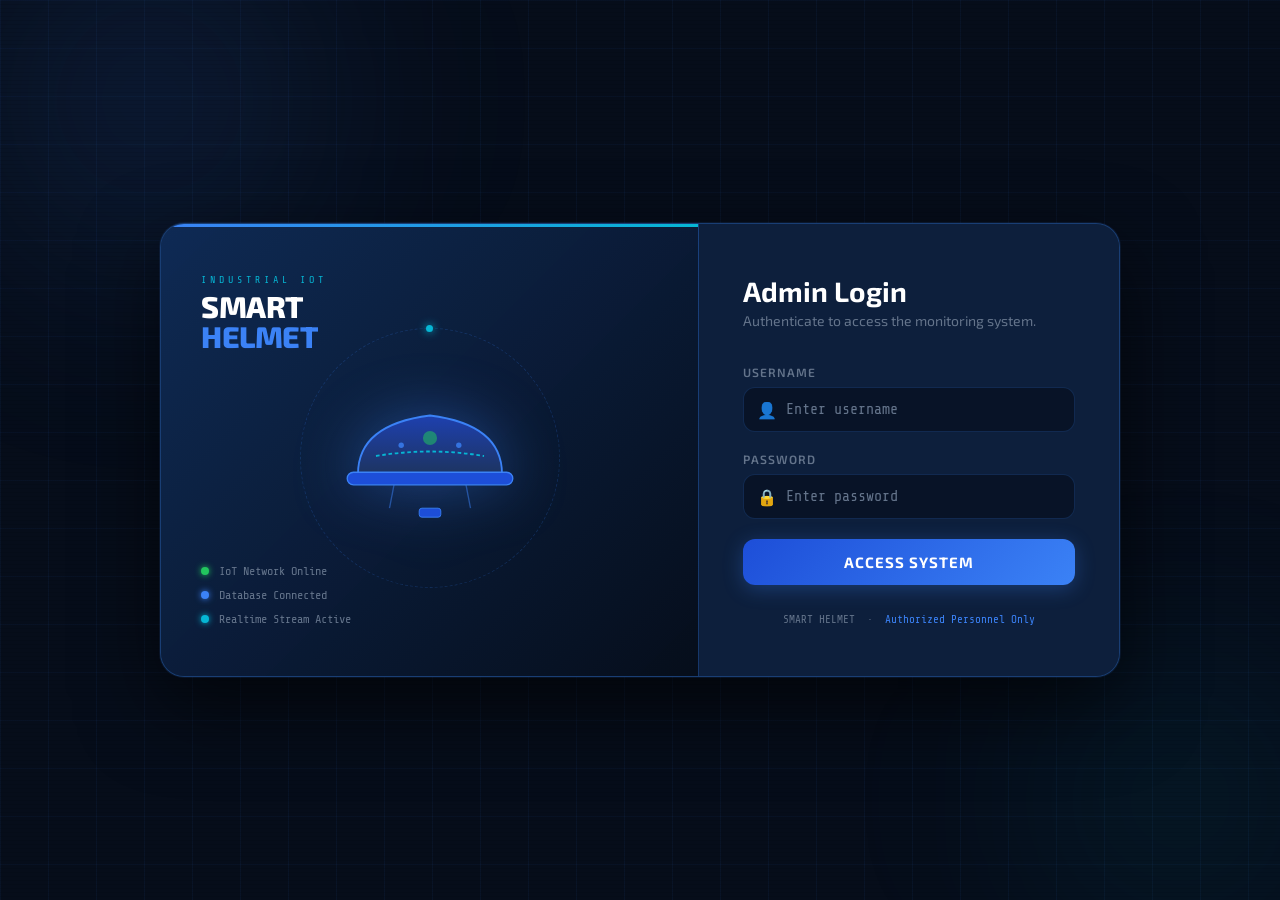
<file: login.html>
<!DOCTYPE html>
<html lang="en">
<head>
    <meta charset="UTF-8">
    <meta name="viewport" content="width=device-width, initial-scale=1.0">
    <title>Smart Helmet System — Login</title>
    <style>
        @import url('https://fonts.googleapis.com/css2?family=Share+Tech+Mono&family=Exo+2:wght@300;400;600;700;800&display=swap');

        *, *::before, *::after {
            margin: 0; padding: 0; box-sizing: border-box;
        }

        :root {
            --blue:    #3b82f6;
            --blue-dim: #1d4ed8;
            --cyan:    #06b6d4;
            --red:     #ef4444;
            --green:   #22c55e;
            --bg:      #060d1a;
            --surface: #0d1f3c;
            --card:    #0f2748;
            --border:  rgba(59,130,246,0.25);
            --text:    #e2e8f0;
            --muted:   #64748b;
            --mono:    'Share Tech Mono', monospace;
            --sans:    'Exo 2', sans-serif;
        }

        html, body {
            height: 100%;
            background: var(--bg);
            color: var(--text);
            font-family: var(--sans);
            overflow: hidden;
        }

        /* ─── ANIMATED GRID BG ─── */
        .bg-grid {
            position: fixed; inset: 0; z-index: 0;
            background-image:
                linear-gradient(rgba(59,130,246,0.06) 1px, transparent 1px),
                linear-gradient(90deg, rgba(59,130,246,0.06) 1px, transparent 1px);
            background-size: 48px 48px;
            animation: gridShift 20s linear infinite;
        }
        @keyframes gridShift {
            from { background-position: 0 0; }
            to   { background-position: 48px 48px; }
        }

        /* ─── GLOW BLOBS ─── */
        .blob {
            position: fixed; border-radius: 50%;
            filter: blur(100px); pointer-events: none; z-index: 0;
        }
        .blob-1 {
            width: 500px; height: 500px;
            background: radial-gradient(circle, rgba(59,130,246,0.18) 0%, transparent 70%);
            top: -150px; left: -100px;
            animation: floatBlob 10s ease-in-out infinite alternate;
        }
        .blob-2 {
            width: 400px; height: 400px;
            background: radial-gradient(circle, rgba(6,182,212,0.12) 0%, transparent 70%);
            bottom: -100px; right: -100px;
            animation: floatBlob 13s ease-in-out infinite alternate-reverse;
        }
        @keyframes floatBlob {
            from { transform: translate(0, 0); }
            to   { transform: translate(40px, 30px); }
        }

        /* ─── SCAN LINE OVERLAY ─── */
        .scan-overlay {
            position: fixed; inset: 0; z-index: 1; pointer-events: none;
            background: repeating-linear-gradient(
                0deg,
                transparent,
                transparent 3px,
                rgba(0,0,0,0.06) 3px,
                rgba(0,0,0,0.06) 4px
            );
        }

        /* ─── MAIN LAYOUT ─── */
        .page {
            position: relative; z-index: 2;
            min-height: 100vh;
            display: flex; align-items: center; justify-content: center;
            padding: 20px;
        }

        .login-wrapper {
            display: flex;
            width: 100%; max-width: 960px;
            background: var(--card);
            border: 1px solid var(--border);
            border-radius: 24px;
            overflow: hidden;
            box-shadow:
                0 0 0 1px rgba(59,130,246,0.1),
                0 30px 80px rgba(0,0,0,0.6),
                inset 0 1px 0 rgba(255,255,255,0.04);
        }

        /* ─── LEFT PANEL ─── */
        .left-panel {
            flex: 1;
            background:
                linear-gradient(135deg, rgba(14,42,85,0.95), rgba(6,13,26,0.98));
            padding: 50px 40px;
            display: flex; flex-direction: column;
            justify-content: space-between;
            border-right: 1px solid var(--border);
            position: relative;
            overflow: hidden;
        }

        .left-panel::before {
            content: '';
            position: absolute;
            top: 0; left: 0; right: 0;
            height: 3px;
            background: linear-gradient(90deg, var(--blue), var(--cyan), var(--blue));
            background-size: 200% 100%;
            animation: shimmer 3s linear infinite;
        }
        @keyframes shimmer {
            0%   { background-position: -200% 0; }
            100% { background-position: 200% 0; }
        }

        .brand {
            display: flex; flex-direction: column; gap: 6px;
        }
        .brand-label {
            font-family: var(--mono);
            font-size: 10px;
            letter-spacing: 4px;
            color: var(--cyan);
            text-transform: uppercase;
        }
        .brand-name {
            font-size: 30px;
            font-weight: 800;
            color: white;
            letter-spacing: -0.5px;
            line-height: 1;
        }
        .brand-name span { color: var(--blue); }

        /* Helmet SVG illustration */
        .helmet-art {
            flex: 1;
            display: flex; align-items: center; justify-content: center;
            padding: 20px 0;
        }
        .helmet-svg-wrap {
            position: relative;
        }
        .helmet-svg-wrap svg {
            width: 180px; height: auto;
            filter: drop-shadow(0 0 30px rgba(59,130,246,0.4));
            animation: helmetFloat 4s ease-in-out infinite;
        }
        @keyframes helmetFloat {
            0%, 100% { transform: translateY(0); }
            50%       { transform: translateY(-10px); }
        }

        /* Orbit ring */
        .orbit-ring {
            position: absolute;
            top: 50%; left: 50%;
            width: 260px; height: 260px;
            border: 1px dashed rgba(59,130,246,0.2);
            border-radius: 50%;
            transform: translate(-50%, -50%);
            animation: spinRing 18s linear infinite;
        }
        .orbit-dot {
            position: absolute;
            width: 7px; height: 7px;
            background: var(--cyan);
            border-radius: 50%;
            top: -3.5px; left: 50%;
            margin-left: -3.5px;
            box-shadow: 0 0 8px var(--cyan);
        }
        @keyframes spinRing {
            from { transform: translate(-50%, -50%) rotate(0deg); }
            to   { transform: translate(-50%, -50%) rotate(360deg); }
        }

        /* Status indicators bottom-left */
        .sys-status {
            display: flex; flex-direction: column; gap: 10px;
        }
        .sys-row {
            display: flex; align-items: center; gap: 10px;
            font-family: var(--mono); font-size: 12px; color: var(--muted);
        }
        .sys-dot {
            width: 8px; height: 8px; border-radius: 50%;
            background: var(--green);
            box-shadow: 0 0 6px var(--green);
            animation: pulse 2s ease-in-out infinite;
        }
        .sys-dot.blue { background: var(--blue); box-shadow: 0 0 6px var(--blue); }
        .sys-dot.cyan { background: var(--cyan); box-shadow: 0 0 6px var(--cyan); }
        @keyframes pulse {
            0%, 100% { opacity: 1; }
            50%       { opacity: 0.3; }
        }

        /* ─── RIGHT PANEL (LOGIN FORM) ─── */
        .right-panel {
            width: 420px;
            padding: 50px 44px;
            display: flex; flex-direction: column; justify-content: center;
            background: var(--surface);
        }

        .form-eyebrow {
            font-family: var(--mono);
            font-size: 10px;
            letter-spacing: 4px;
            color: var(--blue);
            text-transform: uppercase;
            margin-bottom: 10px;
        }
        .form-title {
            font-size: 28px;
            font-weight: 700;
            color: white;
            margin-bottom: 4px;
        }
        .form-sub {
            font-size: 14px;
            color: var(--muted);
            margin-bottom: 36px;
        }

        /* ─── FORM FIELDS ─── */
        .field {
            margin-bottom: 20px;
        }
        .field label {
            display: block;
            font-size: 12px;
            font-weight: 600;
            letter-spacing: 1px;
            text-transform: uppercase;
            color: var(--muted);
            margin-bottom: 8px;
        }
        .input-wrap {
            position: relative;
        }
        .input-wrap .icon {
            position: absolute; left: 14px; top: 50%; transform: translateY(-50%);
            color: var(--muted); font-size: 16px; pointer-events: none;
        }
        .input-wrap input {
            width: 100%;
            padding: 13px 14px 13px 42px;
            background: rgba(6,13,26,0.6);
            border: 1px solid rgba(59,130,246,0.2);
            border-radius: 12px;
            color: white;
            font-family: var(--mono);
            font-size: 15px;
            outline: none;
            transition: border-color 0.25s, box-shadow 0.25s;
        }
        .input-wrap input:focus {
            border-color: var(--blue);
            box-shadow: 0 0 0 3px rgba(59,130,246,0.12);
        }
        .input-wrap input::placeholder { color: var(--muted); }

        /* ─── ERROR ALERT ─── */
        #error_msg {
            display: none;
            padding: 12px 16px;
            background: rgba(239,68,68,0.1);
            border: 1px solid rgba(239,68,68,0.4);
            border-radius: 10px;
            color: var(--red);
            font-size: 13px;
            margin-bottom: 20px;
            font-family: var(--mono);
        }
        #error_msg.show { display: flex; align-items: center; gap: 8px; }

        /* ─── LOGIN BUTTON ─── */
        .btn-login {
            width: 100%;
            padding: 14px;
            background: linear-gradient(135deg, var(--blue-dim), var(--blue));
            border: none;
            border-radius: 12px;
            color: white;
            font-family: var(--sans);
            font-size: 15px;
            font-weight: 700;
            letter-spacing: 1px;
            cursor: pointer;
            position: relative;
            overflow: hidden;
            transition: transform 0.15s, box-shadow 0.25s;
            box-shadow: 0 4px 20px rgba(59,130,246,0.3);
        }
        .btn-login:hover {
            transform: translateY(-2px);
            box-shadow: 0 8px 30px rgba(59,130,246,0.45);
        }
        .btn-login:active { transform: translateY(0); }
        .btn-login::after {
            content: '';
            position: absolute;
            inset: 0;
            background: linear-gradient(90deg, transparent, rgba(255,255,255,0.08), transparent);
            transform: translateX(-100%);
            transition: transform 0.5s;
        }
        .btn-login:hover::after { transform: translateX(100%); }

        /* ─── FOOTER ─── */
        .form-footer {
            margin-top: 28px;
            text-align: center;
            font-family: var(--mono);
            font-size: 11px;
            color: var(--muted);
        }
        .form-footer span { color: var(--blue); }

        /* ─── RESPONSIVE ─── */
        @media (max-width: 700px) {
            .login-wrapper { flex-direction: column; border-radius: 16px; }
            .left-panel { display: none; }
            .right-panel { width: 100%; padding: 40px 28px; }
        }
    </style>
</head>
<body>

<div class="bg-grid"></div>
<div class="blob blob-1"></div>
<div class="blob blob-2"></div>
<div class="scan-overlay"></div>

<div class="page">
    <div class="login-wrapper">

        <!-- LEFT PANEL -->
        <div class="left-panel">
            <div class="brand">
                <span class="brand-label">Industrial IoT</span>
                <div class="brand-name">SMART<br><span>HELMET</span></div>
            </div>

            <div class="helmet-art">
                <div class="helmet-svg-wrap">
                    <div class="orbit-ring"><div class="orbit-dot"></div></div>
                    <!-- Hard hat SVG -->
                    <svg viewBox="0 0 200 180" fill="none" xmlns="http://www.w3.org/2000/svg">
                        <!-- Helmet shell -->
                        <path d="M20 110 Q20 55 100 45 Q180 55 180 110 Z"
                              fill="url(#helmGrad)" stroke="#3b82f6" stroke-width="2"/>
                        <!-- Brim -->
                        <rect x="8" y="108" width="184" height="14" rx="7"
                              fill="#1d4ed8" stroke="#3b82f6" stroke-width="1.5"/>
                        <!-- Visor band -->
                        <path d="M40 90 Q100 80 160 90" stroke="#06b6d4" stroke-width="2" stroke-dasharray="4 3" fill="none"/>
                        <!-- LED indicator -->
                        <circle cx="100" cy="70" r="6" fill="#22c55e">
                            <animate attributeName="r" values="6;8;6" dur="2s" repeatCount="indefinite"/>
                            <animate attributeName="opacity" values="1;0.5;1" dur="2s" repeatCount="indefinite"/>
                        </circle>
                        <!-- Sensor dots -->
                        <circle cx="68" cy="78" r="3" fill="#3b82f6" opacity="0.8"/>
                        <circle cx="132" cy="78" r="3" fill="#3b82f6" opacity="0.8"/>
                        <!-- Strap lines -->
                        <line x1="60" y1="122" x2="55" y2="148" stroke="#3b82f6" stroke-width="1.5" opacity="0.5"/>
                        <line x1="140" y1="122" x2="145" y2="148" stroke="#3b82f6" stroke-width="1.5" opacity="0.5"/>
                        <!-- Buckle -->
                        <rect x="88" y="148" width="24" height="10" rx="3" fill="#1d4ed8" stroke="#3b82f6" stroke-width="1"/>
                        <defs>
                            <linearGradient id="helmGrad" x1="0" y1="0" x2="0" y2="1">
                                <stop offset="0%" stop-color="#1e40af"/>
                                <stop offset="100%" stop-color="#1d3461"/>
                            </linearGradient>
                        </defs>
                    </svg>
                </div>
            </div>

            <div class="sys-status">
                <div class="sys-row"><div class="sys-dot"></div>IoT Network Online</div>
                <div class="sys-row"><div class="sys-dot blue"></div>Database Connected</div>
                <div class="sys-row"><div class="sys-dot cyan"></div>Realtime Stream Active</div>
            </div>
        </div>

        <!-- RIGHT PANEL -->
        <div class="right-panel">
            <h1 class="form-title">Admin Login</h1>
            <p class="form-sub">Authenticate to access the monitoring system.</p>

            <div id="error_msg">
                <span>⛔</span> Invalid credentials. Access denied.
            </div>

            <div class="field">
                <label>Username</label>
                <div class="input-wrap">
                    <span class="icon">👤</span>
                    <input type="text" id="inp_user" placeholder="Enter username" autocomplete="username"/>
                </div>
            </div>

            <div class="field">
                <label>Password</label>
                <div class="input-wrap">
                    <span class="icon">🔒</span>
                    <input type="password" id="inp_pass" placeholder="Enter password" autocomplete="current-password"/>
                </div>
            </div>

            <button class="btn-login" onclick="doLogin()">ACCESS SYSTEM</button>

            <div class="form-footer">
                SMART HELMET &nbsp;·&nbsp; <span>Authorized Personnel Only</span>
            </div>
        </div>
    </div>
</div>

<script>
    // Jika sudah login, redirect langsung ke dashboard
    if (sessionStorage.getItem("sh_auth") === "true") {
        window.location.replace("index.html");
    }

    // Enter key support
    document.getElementById("inp_pass").addEventListener("keydown", function(e) {
        if (e.key === "Enter") doLogin();
    });
    document.getElementById("inp_user").addEventListener("keydown", function(e) {
        if (e.key === "Enter") doLogin();
    });

    function doLogin() {
        const user = document.getElementById("inp_user").value.trim();
        const pass = document.getElementById("inp_pass").value;
        const err  = document.getElementById("error_msg");

        if (user === "admin" && pass === "admin123") {
            sessionStorage.setItem("sh_auth", "true");
            sessionStorage.setItem("sh_user", "admin");
            window.location.replace("index.html");
        } else {
            err.classList.add("show");
            document.getElementById("inp_pass").value = "";
            // Shake animation on form
            const card = document.querySelector(".right-panel");
            card.style.animation = "none";
            card.offsetHeight; // reflow
            card.style.animation = "shake 0.4s ease";
        }
    }
</script>
<style>
    @keyframes shake {
        0%, 100% { transform: translateX(0); }
        20%       { transform: translateX(-8px); }
        40%       { transform: translateX(8px); }
        60%       { transform: translateX(-5px); }
        80%       { transform: translateX(5px); }
    }
</style>
</body>
</html>
</file>
